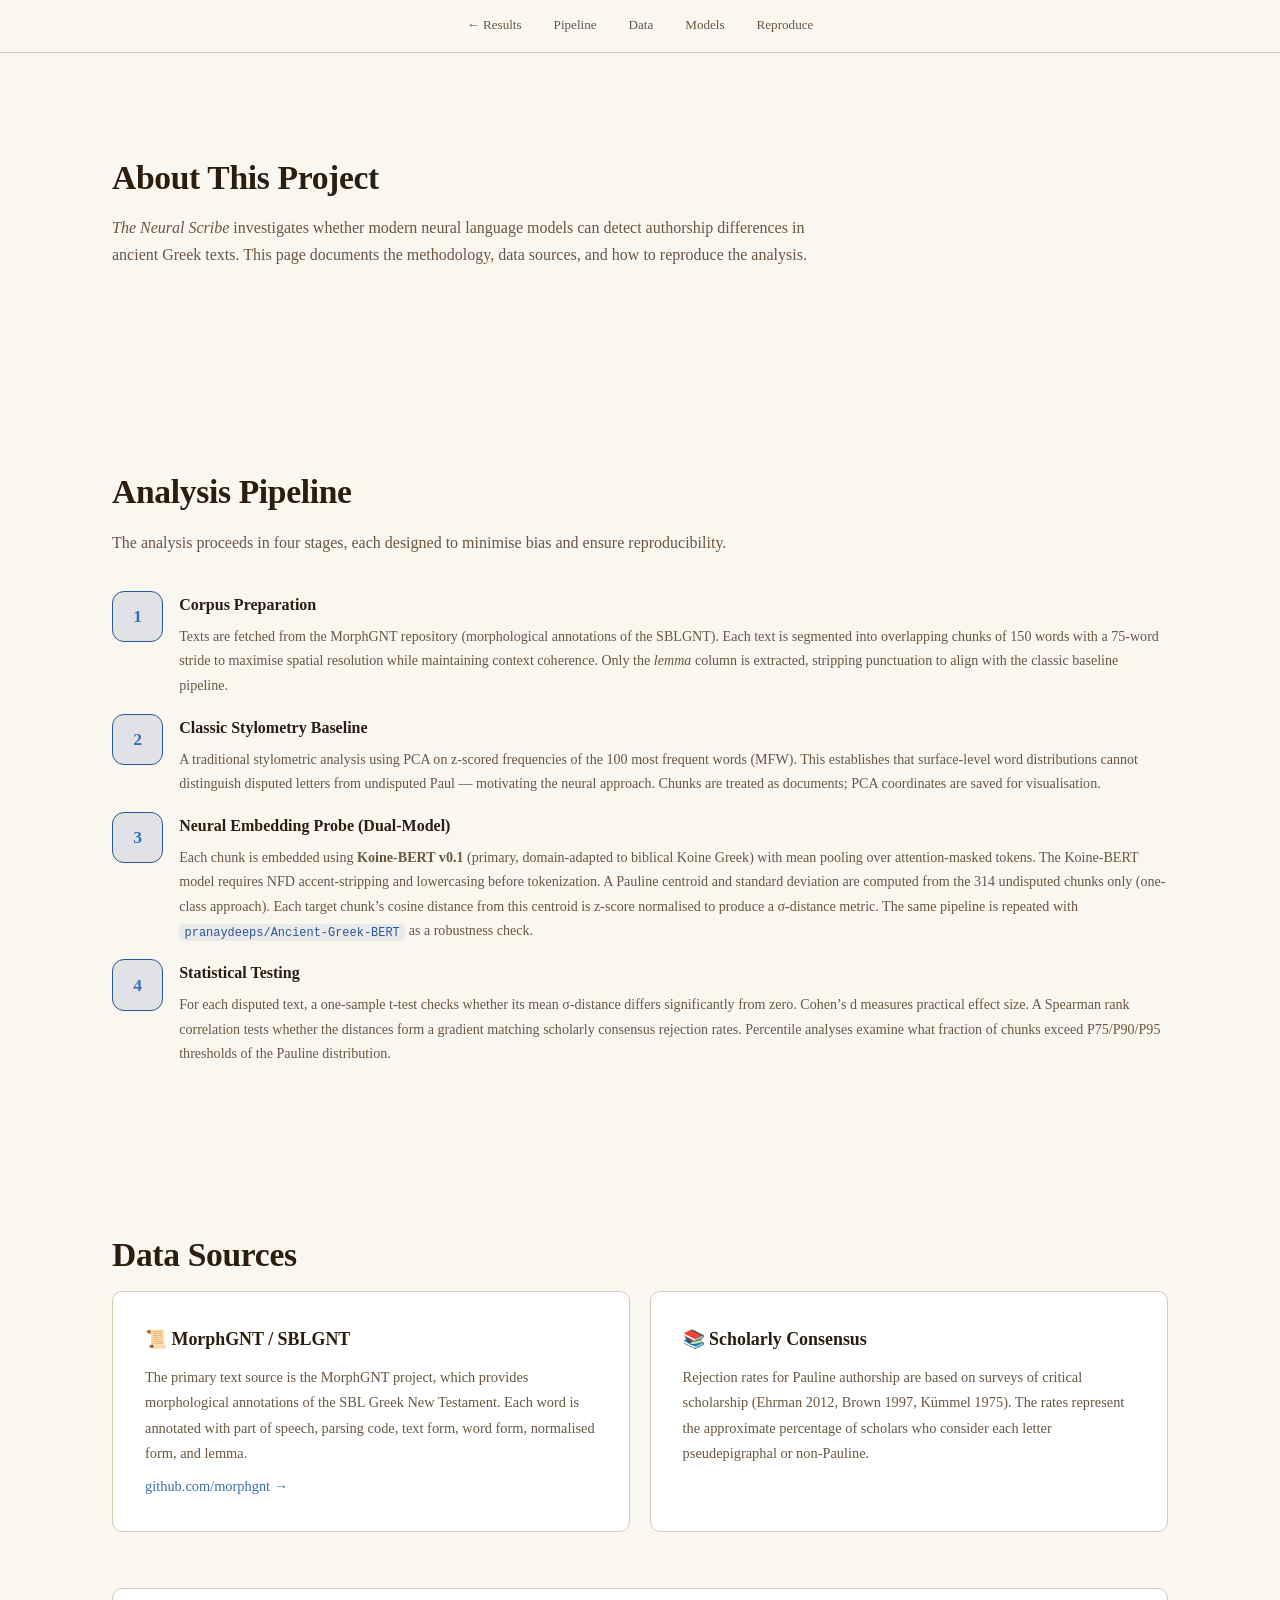
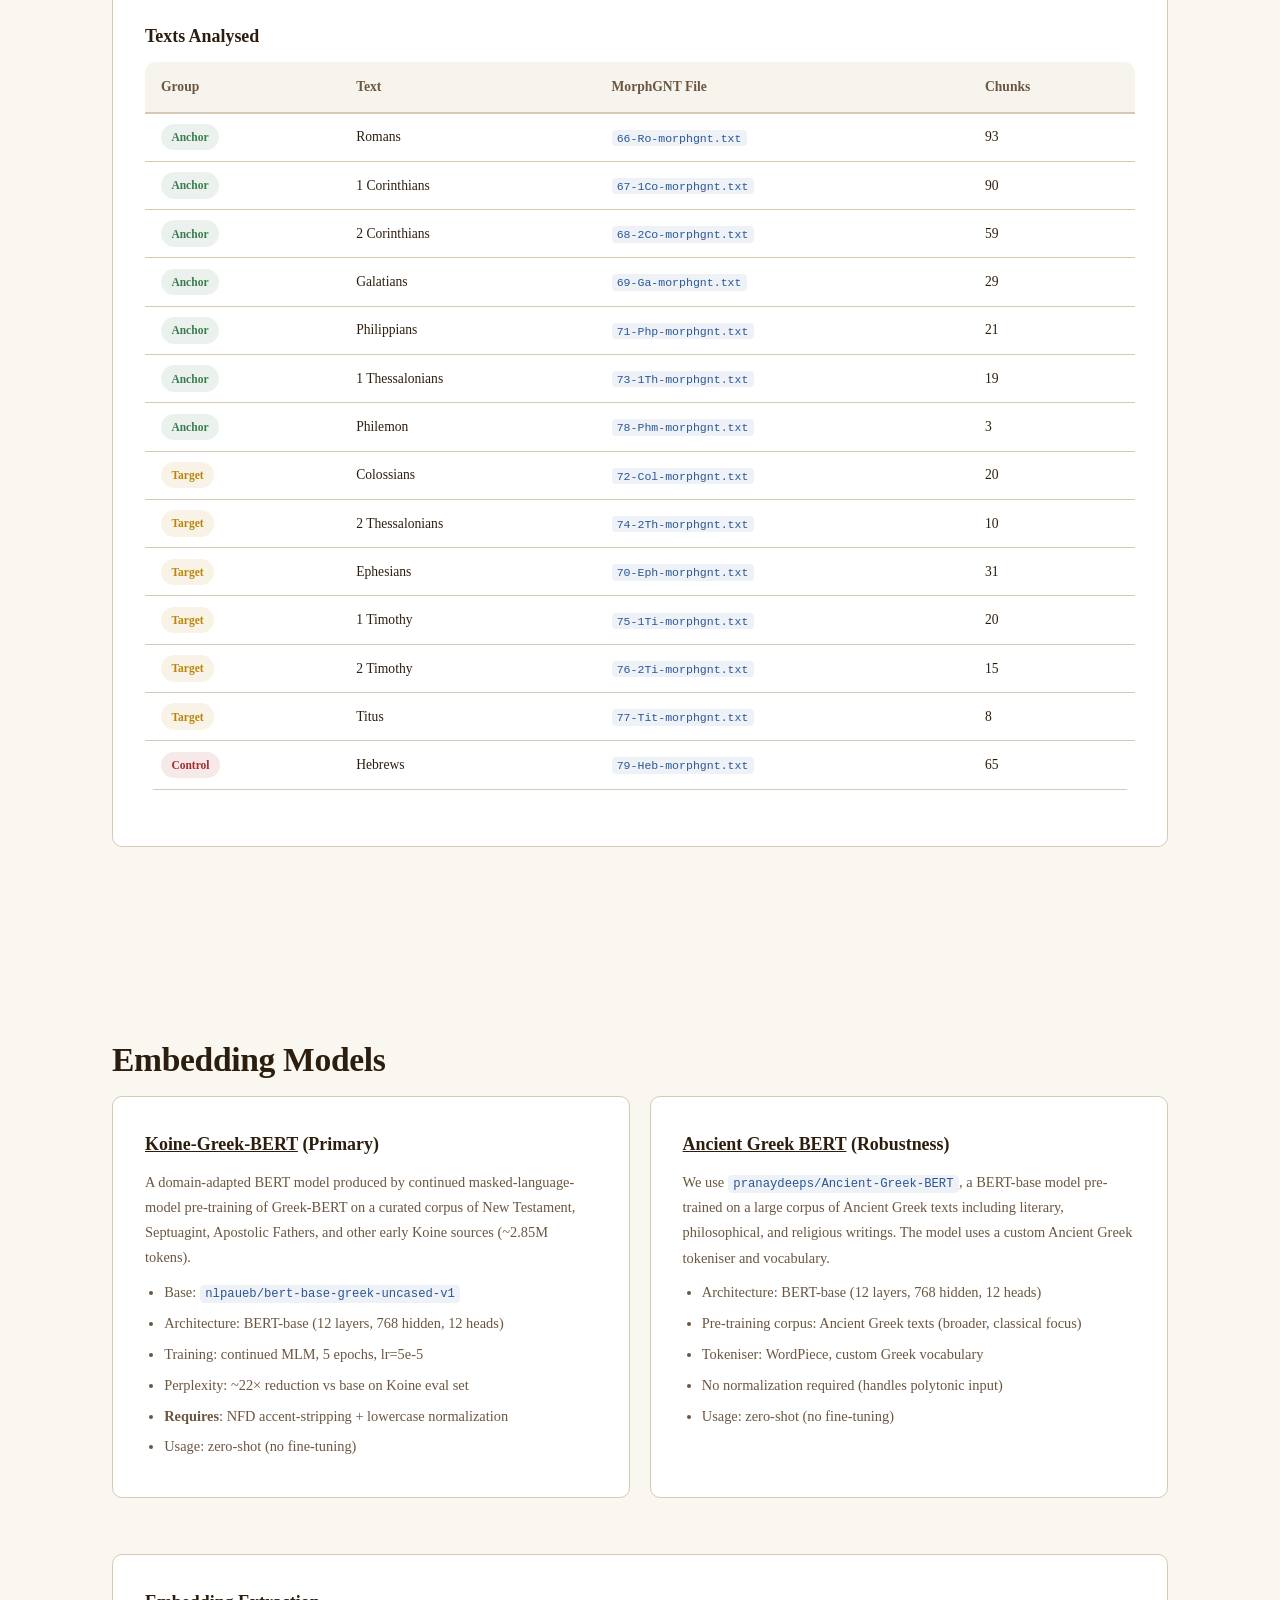
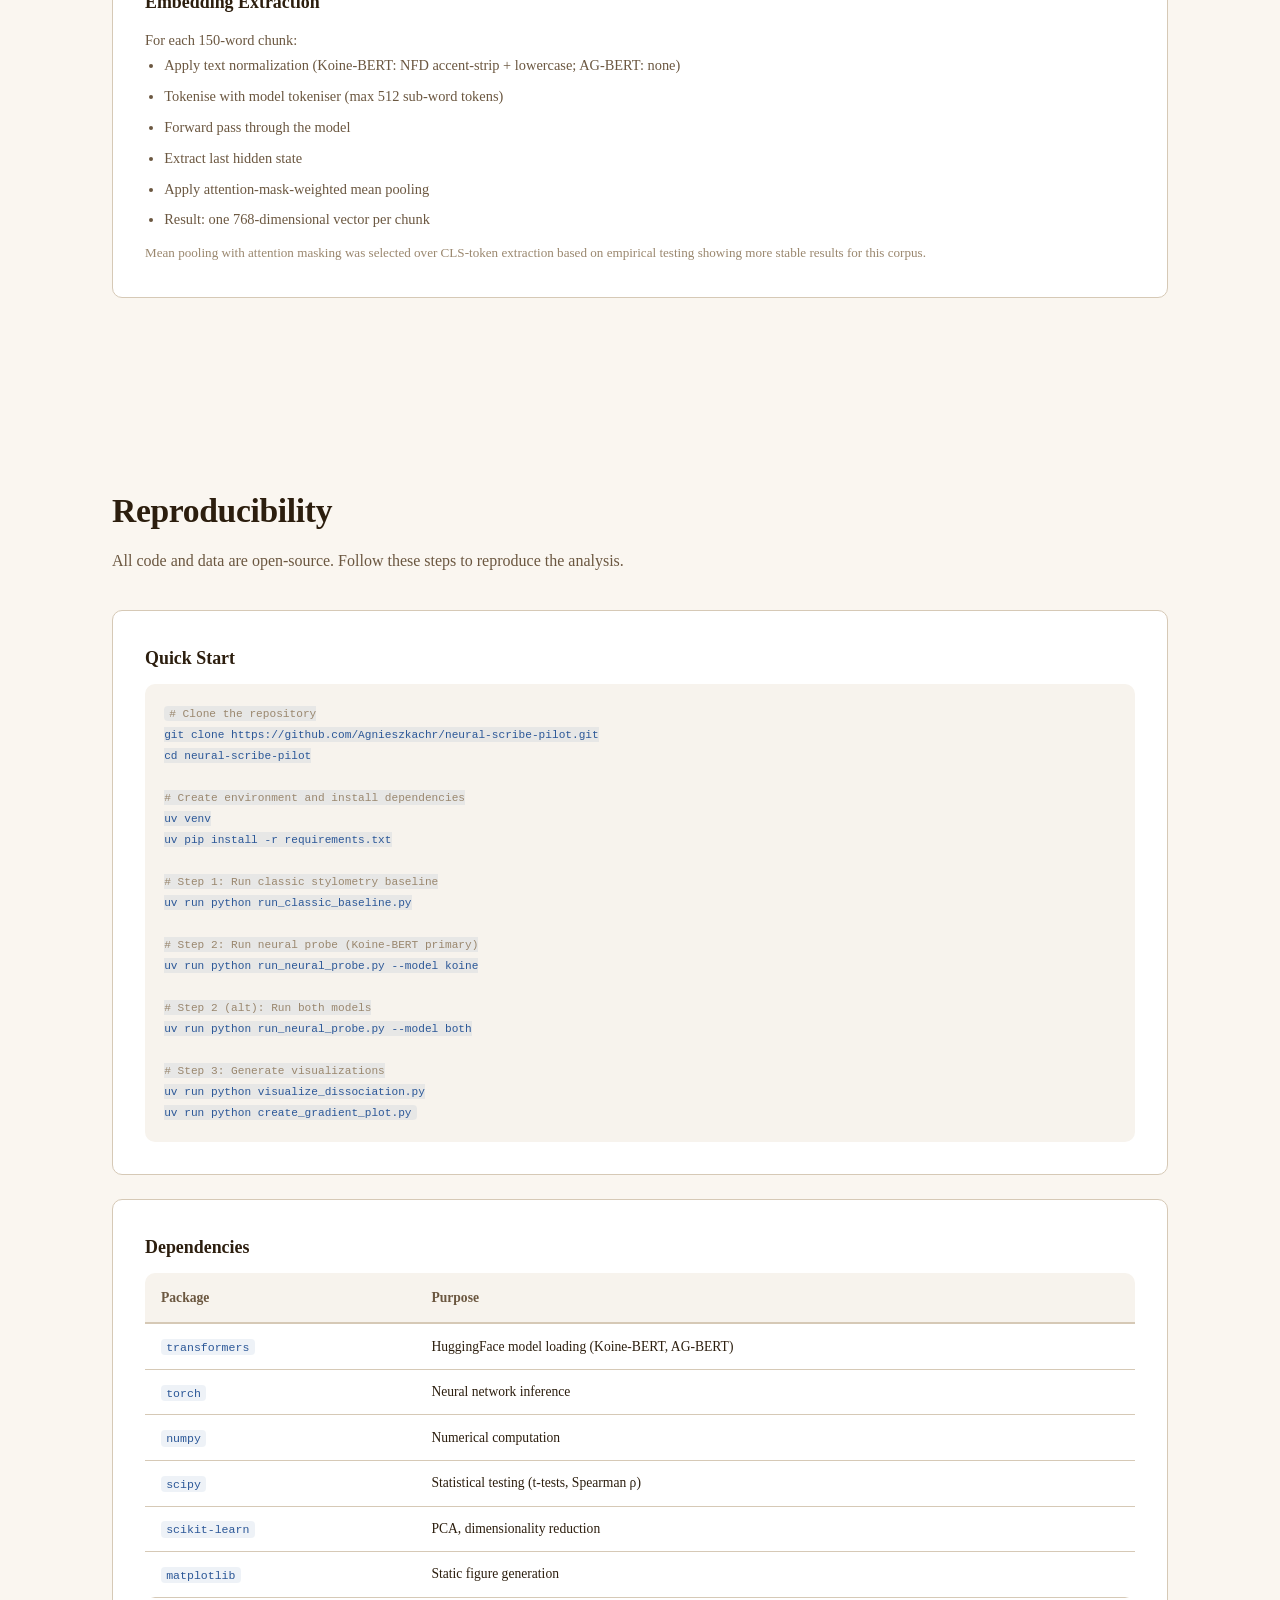
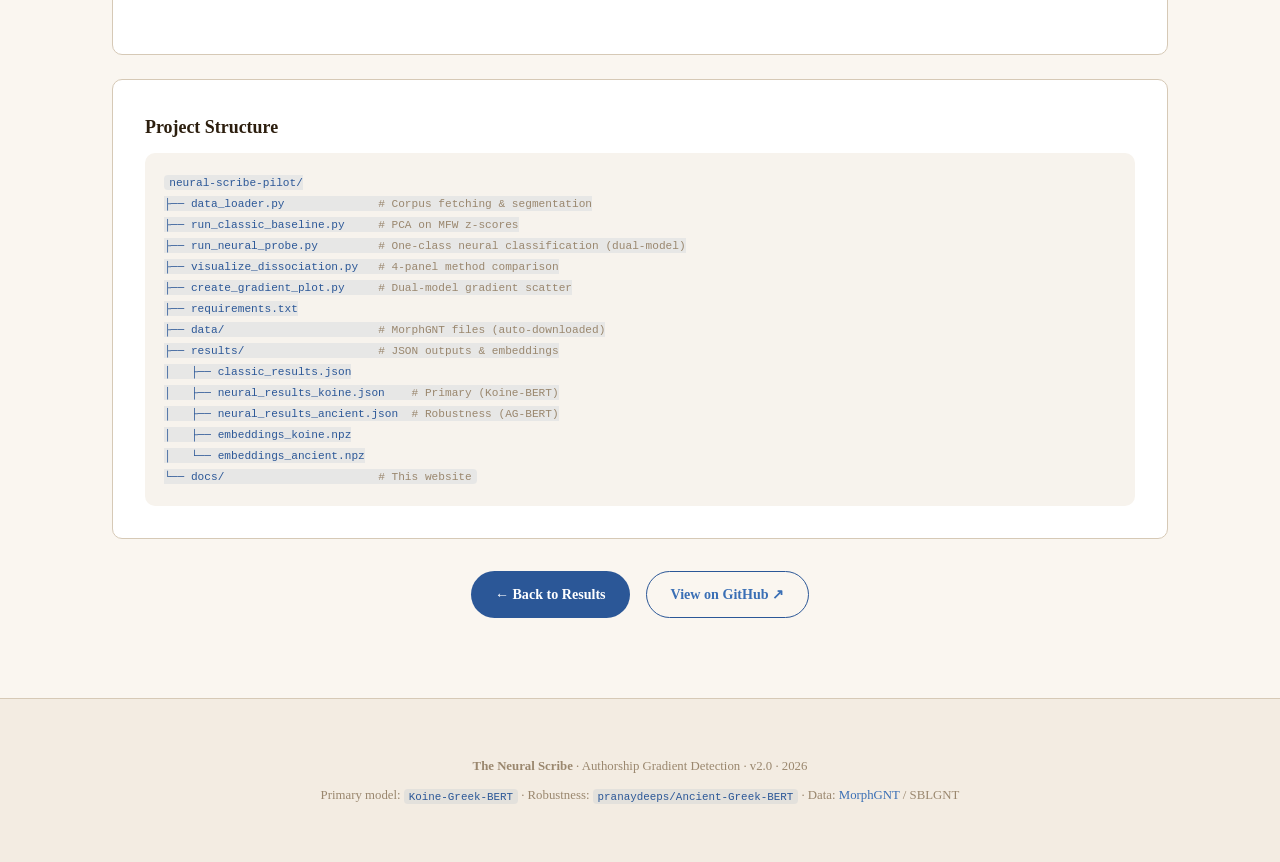
<file: docs/about.html>
<!DOCTYPE html>
<html lang="en">
<head>
  <meta charset="UTF-8">
  <meta name="viewport" content="width=device-width, initial-scale=1.0">
  <title>About — The Neural Scribe</title>
  <meta name="description" content="Methodology, technical details, and reproducibility guide for the Neural Scribe authorship analysis project.">
  <link rel="icon" type="image/svg+xml" href="favicon.svg">
  <link rel="stylesheet" href="style.css">
</head>
<body>

<!-- ══════════ NAV ══════════ -->
<nav class="nav-bar" id="nav">
  <a href="index.html">&larr; Results</a>
  <a href="#pipeline">Pipeline</a>
  <a href="#data">Data</a>
  <a href="#model">Models</a>
  <a href="#reproduce">Reproduce</a>
</nav>

<!-- ══════════ HEADER ══════════ -->
<section class="section fade-in" style="padding-top:6rem" id="about-top">
  <h2 class="section-title">About This Project</h2>
  <p class="section-lead">
    <em>The Neural Scribe</em> investigates whether modern neural language models can detect
    authorship differences in ancient Greek texts. This page documents the methodology,
    data sources, and how to reproduce the analysis.
  </p>
</section>

<!-- ══════════ PIPELINE ══════════ -->
<section class="section fade-in" id="pipeline">
  <h2 class="section-title">Analysis Pipeline</h2>
  <p class="section-lead">
    The analysis proceeds in four stages, each designed to minimise bias
    and ensure reproducibility.
  </p>

  <div class="pipeline-steps">
    <div class="pipeline-step">
      <div>
        <h3 style="font-size:1rem;font-weight:600;margin-bottom:.3rem">Corpus Preparation</h3>
        <p style="color:var(--text-muted);font-size:.88rem">
          Texts are fetched from the MorphGNT repository (morphological annotations of the SBLGNT).
          Each text is segmented into overlapping chunks of 150 words with a 75-word stride to
          maximise spatial resolution while maintaining context coherence. Only the <em>lemma</em>
          column is extracted, stripping punctuation to align with the classic baseline pipeline.
        </p>
      </div>
    </div>
    <div class="pipeline-step">
      <div>
        <h3 style="font-size:1rem;font-weight:600;margin-bottom:.3rem">Classic Stylometry Baseline</h3>
        <p style="color:var(--text-muted);font-size:.88rem">
          A traditional stylometric analysis using PCA on z-scored frequencies of the 100 most
          frequent words (MFW). This establishes that surface-level word distributions cannot
          distinguish disputed letters from undisputed Paul &mdash; motivating the neural approach.
          Chunks are treated as documents; PCA coordinates are saved for visualisation.
        </p>
      </div>
    </div>
    <div class="pipeline-step">
      <div>
        <h3 style="font-size:1rem;font-weight:600;margin-bottom:.3rem">Neural Embedding Probe (Dual-Model)</h3>
        <p style="color:var(--text-muted);font-size:.88rem">
          Each chunk is embedded using <strong>Koine-BERT v0.1</strong> (primary, domain-adapted to
          biblical Koine Greek) with mean pooling over attention-masked tokens. The Koine-BERT model
          requires NFD accent-stripping and lowercasing before tokenization. A Pauline centroid and
          standard deviation are computed from the 314 undisputed chunks only (one-class approach).
          Each target chunk&rsquo;s cosine distance from this centroid is z-score normalised to produce a
          &sigma;-distance metric. The same pipeline is repeated with <code>pranaydeeps/Ancient-Greek-BERT</code>
          as a robustness check.
        </p>
      </div>
    </div>
    <div class="pipeline-step">
      <div>
        <h3 style="font-size:1rem;font-weight:600;margin-bottom:.3rem">Statistical Testing</h3>
        <p style="color:var(--text-muted);font-size:.88rem">
          For each disputed text, a one-sample t-test checks whether its mean &sigma;-distance differs
          significantly from zero. Cohen&rsquo;s d measures practical effect size. A Spearman rank
          correlation tests whether the distances form a gradient matching scholarly consensus
          rejection rates. Percentile analyses examine what fraction of chunks exceed P75/P90/P95
          thresholds of the Pauline distribution.
        </p>
      </div>
    </div>
  </div>
</section>

<!-- ══════════ DATA SOURCES ══════════ -->
<section class="section fade-in" id="data">
  <h2 class="section-title">Data Sources</h2>

  <div class="grid-2">
    <div class="card">
      <h3>&#128220; MorphGNT / SBLGNT</h3>
      <p>The primary text source is the MorphGNT project, which provides morphological annotations
      of the SBL Greek New Testament. Each word is annotated with part of speech, parsing code,
      text form, word form, normalised form, and lemma.</p>
      <p style="margin-top:.5rem"><a href="https://github.com/morphgnt" target="_blank" rel="noopener">github.com/morphgnt &rarr;</a></p>
    </div>
    <div class="card">
      <h3>&#128218; Scholarly Consensus</h3>
      <p>Rejection rates for Pauline authorship are based on surveys of critical scholarship
      (Ehrman 2012, Brown 1997, K&uuml;mmel 1975). The rates represent the approximate percentage
      of scholars who consider each letter pseudepigraphal or non-Pauline.</p>
    </div>
  </div>

  <div class="card">
    <h3>Texts Analysed</h3>
    <div class="table-wrap">
      <table>
        <thead>
          <tr><th>Group</th><th>Text</th><th>MorphGNT File</th><th>Chunks</th></tr>
        </thead>
        <tbody>
          <tr><td><span class="pill pill-green">Anchor</span></td><td>Romans</td><td><code>66-Ro-morphgnt.txt</code></td><td>93</td></tr>
          <tr><td><span class="pill pill-green">Anchor</span></td><td>1 Corinthians</td><td><code>67-1Co-morphgnt.txt</code></td><td>90</td></tr>
          <tr><td><span class="pill pill-green">Anchor</span></td><td>2 Corinthians</td><td><code>68-2Co-morphgnt.txt</code></td><td>59</td></tr>
          <tr><td><span class="pill pill-green">Anchor</span></td><td>Galatians</td><td><code>69-Ga-morphgnt.txt</code></td><td>29</td></tr>
          <tr><td><span class="pill pill-green">Anchor</span></td><td>Philippians</td><td><code>71-Php-morphgnt.txt</code></td><td>21</td></tr>
          <tr><td><span class="pill pill-green">Anchor</span></td><td>1 Thessalonians</td><td><code>73-1Th-morphgnt.txt</code></td><td>19</td></tr>
          <tr><td><span class="pill pill-green">Anchor</span></td><td>Philemon</td><td><code>78-Phm-morphgnt.txt</code></td><td>3</td></tr>
          <tr><td><span class="pill pill-amber">Target</span></td><td>Colossians</td><td><code>72-Col-morphgnt.txt</code></td><td>20</td></tr>
          <tr><td><span class="pill pill-amber">Target</span></td><td>2 Thessalonians</td><td><code>74-2Th-morphgnt.txt</code></td><td>10</td></tr>
          <tr><td><span class="pill pill-amber">Target</span></td><td>Ephesians</td><td><code>70-Eph-morphgnt.txt</code></td><td>31</td></tr>
          <tr><td><span class="pill pill-amber">Target</span></td><td>1 Timothy</td><td><code>75-1Ti-morphgnt.txt</code></td><td>20</td></tr>
          <tr><td><span class="pill pill-amber">Target</span></td><td>2 Timothy</td><td><code>76-2Ti-morphgnt.txt</code></td><td>15</td></tr>
          <tr><td><span class="pill pill-amber">Target</span></td><td>Titus</td><td><code>77-Tit-morphgnt.txt</code></td><td>8</td></tr>
          <tr><td><span class="pill pill-rose">Control</span></td><td>Hebrews</td><td><code>79-Heb-morphgnt.txt</code></td><td>65</td></tr>
        </tbody>
      </table>
    </div>
  </div>
</section>

<!-- ══════════ MODEL ══════════ -->
<section class="section fade-in" id="model">
  <h2 class="section-title">Embedding Models</h2>

  <div class="grid-2">
    <div class="card">
      <h3><a href="https://huggingface.co/ABeZet/Koine-Greek-BERT" target="_blank" rel="noopener" style="color: inherit; text-decoration: underline;">Koine-Greek-BERT</a> (Primary)</h3>
      <p>A domain-adapted BERT model produced by continued masked-language-model pre-training
      of Greek-BERT on a curated corpus of New Testament, Septuagint, Apostolic Fathers, and
      other early Koine sources (~2.85M tokens).</p>
      <ul style="margin-top:.6rem">
        <li>Base: <code>nlpaueb/bert-base-greek-uncased-v1</code></li>
        <li>Architecture: BERT-base (12 layers, 768 hidden, 12 heads)</li>
        <li>Training: continued MLM, 5 epochs, lr=5e-5</li>
        <li>Perplexity: ~22&times; reduction vs base on Koine eval set</li>
        <li><strong>Requires</strong>: NFD accent-stripping + lowercase normalization</li>
        <li>Usage: zero-shot (no fine-tuning)</li>
      </ul>
    </div>
    <div class="card">
      <h3><a href="https://huggingface.co/pranaydeeps/Ancient-Greek-BERT" target="_blank" rel="noopener" style="color: inherit; text-decoration: underline;">Ancient Greek BERT</a> (Robustness)</h3>
      <p>We use <code>pranaydeeps/Ancient-Greek-BERT</code>, a BERT-base model pre-trained on
      a large corpus of Ancient Greek texts including literary, philosophical, and religious
      writings. The model uses a custom Ancient Greek tokeniser and vocabulary.</p>
      <ul style="margin-top:.6rem">
        <li>Architecture: BERT-base (12 layers, 768 hidden, 12 heads)</li>
        <li>Pre-training corpus: Ancient Greek texts (broader, classical focus)</li>
        <li>Tokeniser: WordPiece, custom Greek vocabulary</li>
        <li>No normalization required (handles polytonic input)</li>
        <li>Usage: zero-shot (no fine-tuning)</li>
      </ul>
    </div>
  </div>

  <div class="card">
    <h3>Embedding Extraction</h3>
    <p>For each 150-word chunk:</p>
    <ul>
      <li>Apply text normalization (Koine-BERT: NFD accent-strip + lowercase; AG-BERT: none)</li>
      <li>Tokenise with model tokeniser (max 512 sub-word tokens)</li>
      <li>Forward pass through the model</li>
      <li>Extract last hidden state</li>
      <li>Apply attention-mask-weighted mean pooling</li>
      <li>Result: one 768-dimensional vector per chunk</li>
    </ul>
    <p style="margin-top:.6rem;font-size:.82rem;color:var(--text-dim)">
      Mean pooling with attention masking was selected over CLS-token extraction
      based on empirical testing showing more stable results for this corpus.
    </p>
  </div>
</section>

<!-- ══════════ REPRODUCE ══════════ -->
<section class="section fade-in" id="reproduce">
  <h2 class="section-title">Reproducibility</h2>
  <p class="section-lead">
    All code and data are open-source. Follow these steps to reproduce the analysis.
  </p>

  <div class="card">
    <h3>Quick Start</h3>
    <pre style="background:var(--bg-card-alt);padding:1.2rem;border-radius:10px;overflow-x:auto;font-size:.82rem;line-height:1.6;color:var(--text-muted)"><code><span style="color:var(--text-dim)"># Clone the repository</span>
git clone https://github.com/Agnieszkachr/neural-scribe-pilot.git
cd neural-scribe-pilot

<span style="color:var(--text-dim)"># Create environment and install dependencies</span>
uv venv
uv pip install -r requirements.txt

<span style="color:var(--text-dim)"># Step 1: Run classic stylometry baseline</span>
uv run python run_classic_baseline.py

<span style="color:var(--text-dim)"># Step 2: Run neural probe (Koine-BERT primary)</span>
uv run python run_neural_probe.py --model koine

<span style="color:var(--text-dim)"># Step 2 (alt): Run both models</span>
uv run python run_neural_probe.py --model both

<span style="color:var(--text-dim)"># Step 3: Generate visualizations</span>
uv run python visualize_dissociation.py
uv run python create_gradient_plot.py</code></pre>
  </div>

  <div class="card">
    <h3>Dependencies</h3>
    <div class="table-wrap">
      <table>
        <thead>
          <tr><th>Package</th><th>Purpose</th></tr>
        </thead>
        <tbody>
          <tr><td><code>transformers</code></td><td>HuggingFace model loading (Koine-BERT, AG-BERT)</td></tr>
          <tr><td><code>torch</code></td><td>Neural network inference</td></tr>
          <tr><td><code>numpy</code></td><td>Numerical computation</td></tr>
          <tr><td><code>scipy</code></td><td>Statistical testing (t-tests, Spearman &rho;)</td></tr>
          <tr><td><code>scikit-learn</code></td><td>PCA, dimensionality reduction</td></tr>
          <tr><td><code>matplotlib</code></td><td>Static figure generation</td></tr>
        </tbody>
      </table>
    </div>
  </div>

  <div class="card">
    <h3>Project Structure</h3>
    <pre style="background:var(--bg-card-alt);padding:1.2rem;border-radius:10px;overflow-x:auto;font-size:.82rem;line-height:1.6;color:var(--text-muted)"><code>neural-scribe-pilot/
├── data_loader.py              <span style="color:var(--text-dim)"># Corpus fetching &amp; segmentation</span>
├── run_classic_baseline.py     <span style="color:var(--text-dim)"># PCA on MFW z-scores</span>
├── run_neural_probe.py         <span style="color:var(--text-dim)"># One-class neural classification (dual-model)</span>
├── visualize_dissociation.py   <span style="color:var(--text-dim)"># 4-panel method comparison</span>
├── create_gradient_plot.py     <span style="color:var(--text-dim)"># Dual-model gradient scatter</span>
├── requirements.txt
├── data/                       <span style="color:var(--text-dim)"># MorphGNT files (auto-downloaded)</span>
├── results/                    <span style="color:var(--text-dim)"># JSON outputs &amp; embeddings</span>
│   ├── classic_results.json
│   ├── neural_results_koine.json    <span style="color:var(--text-dim)"># Primary (Koine-BERT)</span>
│   ├── neural_results_ancient.json  <span style="color:var(--text-dim)"># Robustness (AG-BERT)</span>
│   ├── embeddings_koine.npz
│   └── embeddings_ancient.npz
└── docs/                       <span style="color:var(--text-dim)"># This website</span></code></pre>
  </div>

  <div class="cta-row">
    <a href="index.html" class="cta-btn">&larr; Back to Results</a>
    <a href="https://github.com/Agnieszkachr/neural-scribe-pilot" class="cta-btn cta-btn-outline">View on GitHub &nearr;</a>
  </div>
</section>

<!-- ══════════ FOOTER ══════════ -->
<footer class="footer">
  <p><strong>The Neural Scribe</strong> &middot; Authorship Gradient Detection &middot; v2.0 &middot; 2026</p>
  <p style="margin-top:.4rem">
    Primary model: <a href="https://huggingface.co/ABeZet/Koine-Greek-BERT" target="_blank" rel="noopener"><code>Koine-Greek-BERT</code></a> &middot;
    Robustness: <a href="https://huggingface.co/pranaydeeps/Ancient-Greek-BERT" target="_blank" rel="noopener"><code>pranaydeeps/Ancient-Greek-BERT</code></a> &middot;
    Data: <a href="https://github.com/morphgnt" target="_blank" rel="noopener">MorphGNT</a> / SBLGNT
  </p>
</footer>

<!-- ══════════ FADE-IN OBSERVER ══════════ -->
<script>
  const observer = new IntersectionObserver((entries) => {
    entries.forEach(e => {
      if (e.isIntersecting) { e.target.classList.add('visible'); observer.unobserve(e.target); }
    });
  }, { threshold: 0.12, rootMargin: '0px 0px -40px 0px' });
  document.querySelectorAll('.fade-in').forEach(el => observer.observe(el));
</script>

</body>
</html>
</file>
<file: docs/style.css>
/* ===== The Neural Scribe — GitHub Pages Design System ===== */
/* Using Times New Roman — no external font import needed */

/* ---------- Design Tokens · Brown-Blue-White Classic ---------- */
:root {
  --bg-deep:      #faf6f0;
  --bg-surface:   #f3ece2;
  --bg-card:      #ffffff;
  --bg-card-alt:  #f7f3ed;
  --bg-card-hover:#f0ebe3;
  --border:       #d6c9b6;
  --border-glow:  rgba(101,67,33,.20);

  --text:         #2c1e0e;
  --text-muted:   #6b5740;
  --text-dim:     #9a876e;

  --accent:       #2b5797;
  --accent-light: #3a6fb5;
  --accent-ultra: #5a8ec9;
  --accent-glow:  rgba(43,87,151,.12);

  --brown:        #7a4e2d;
  --brown-light:  #a0714d;
  --brown-dark:   #5c3a1e;

  --green:        #3a7d4e;
  --green-bg:     rgba(58,125,78,.10);
  --amber:        #b8860b;
  --amber-bg:     rgba(184,134,11,.10);
  --rose:         #a62c2c;
  --rose-bg:      rgba(166,44,44,.10);
  --cyan:         #2b5797;
  --cyan-bg:      rgba(43,87,151,.10);

  --radius:       10px;
  --radius-sm:    6px;
  --shadow-card:  0 2px 16px rgba(44,30,14,.08);
  --shadow-glow:  0 0 24px var(--accent-glow);
  --transition:   .3s cubic-bezier(.25,.8,.25,1);
}

/* ---------- Reset ---------- */
*, *::before, *::after { box-sizing: border-box; margin: 0; padding: 0; }
html { scroll-behavior: smooth; }

body {
  font-family: 'Times New Roman', Times, Georgia, serif;
  background: var(--bg-deep);
  color: var(--text);
  line-height: 1.75;
  overflow-x: hidden;
  -webkit-font-smoothing: antialiased;
}

a { color: var(--accent-light); text-decoration: none; transition: color var(--transition); }
a:hover { color: var(--accent-ultra); }

code {
  font-family: 'JetBrains Mono', 'Fira Code', monospace;
  background: rgba(43,87,151,.08);
  padding: .15em .45em;
  border-radius: 4px;
  font-size: .85em;
  color: var(--accent);
}

/* ---------- Hero ---------- */
.hero {
  min-height: 92vh;
  display: flex; flex-direction: column;
  align-items: center; justify-content: center;
  text-align: center;
  padding: 4rem 2rem 3rem;
  position: relative;
  overflow: hidden;
}
.hero::before {
  content: '';
  position: absolute; inset: 0;
  background:
    radial-gradient(ellipse 80% 60% at 50% 15%, rgba(43,87,151,.08) 0%, transparent 60%),
    radial-gradient(ellipse 60% 50% at 30% 80%, rgba(122,78,45,.06) 0%, transparent 50%),
    radial-gradient(ellipse 50% 40% at 75% 70%, rgba(184,134,11,.04) 0%, transparent 45%);
  pointer-events: none;
  animation: heroShift 12s ease-in-out infinite alternate;
}
@keyframes heroShift {
  0% { opacity: .7; transform: scale(1) translateY(0); }
  100% { opacity: 1; transform: scale(1.04) translateY(-8px); }
}
.hero h1 {
  font-family: 'Times New Roman', Times, Georgia, serif;
  font-size: clamp(2.6rem, 6vw, 4.4rem);
  font-weight: 700;
  background: linear-gradient(135deg, var(--brown), var(--accent), var(--brown-dark));
  -webkit-background-clip: text; -webkit-text-fill-color: transparent;
  background-clip: text;
  margin-bottom: .35rem;
  position: relative;
  letter-spacing: -.02em;
}
.hero .tagline {
  font-size: 1.1rem; font-weight: 300;
  color: var(--text-muted);
  max-width: 620px; margin: .5rem auto 2.2rem;
  line-height: 1.65;
}
.badge-row { display: flex; gap: .7rem; flex-wrap: wrap; justify-content: center; position: relative; }
.badge {
  display: inline-flex; align-items: center; gap: .4rem;
  background: var(--bg-card);
  border: 1px solid var(--border);
  padding: .4rem .9rem;
  border-radius: 999px;
  font-size: .8rem; font-weight: 500;
  color: var(--text-muted);
  transition: border-color var(--transition), box-shadow var(--transition);
  backdrop-filter: blur(8px);
}
.badge:hover { border-color: var(--accent); box-shadow: 0 0 16px var(--accent-glow); }
.badge .dot { width: 8px; height: 8px; border-radius: 50%; flex-shrink: 0; }

.scroll-cue {
  margin-top: 3rem; color: var(--text-dim); font-size: 1.6rem;
  animation: bounce 2.5s ease-in-out infinite;
  position: relative;
}
@keyframes bounce {
  0%,100% { transform: translateY(0); opacity: .5; }
  50%     { transform: translateY(10px); opacity: 1; }
}

/* ---------- Navigation ---------- */
.nav-bar {
  position: sticky; top: 0; z-index: 200;
  background: rgba(250,246,240,.92);
  backdrop-filter: blur(16px) saturate(1.4);
  border-bottom: 1px solid var(--border);
  padding: .55rem 2rem;
  display: flex; gap: .6rem; justify-content: center; flex-wrap: wrap;
}
.nav-bar a {
  color: var(--text-muted); font-size: .82rem; font-weight: 500;
  padding: .35rem .7rem; border-radius: 8px;
  transition: color var(--transition), background var(--transition);
}
.nav-bar a:hover, .nav-bar a.active {
  color: var(--accent-light);
  background: var(--accent-glow);
}

/* ---------- Sections ---------- */
.section {
  max-width: 1120px; margin: 0 auto;
  padding: 5rem 2rem;
}
.section-title {
  font-family: 'Times New Roman', Times, Georgia, serif;
  font-size: clamp(1.6rem, 3vw, 2.1rem);
  font-weight: 700;
  margin-bottom: .4rem;
  letter-spacing: -.01em;
}
.section-lead {
  color: var(--text-muted); font-size: 1rem;
  margin-bottom: 2.2rem; max-width: 720px;
  line-height: 1.7;
}

/* ---------- Cards ---------- */
.card {
  background: var(--bg-card);
  border: 1px solid var(--border);
  border-radius: var(--radius);
  padding: 2rem;
  margin-bottom: 1.5rem;
  transition: border-color var(--transition), box-shadow var(--transition), transform var(--transition);
}
.card:hover {
  border-color: var(--accent);
  box-shadow: var(--shadow-glow);
  transform: translateY(-2px);
}
.card h3 {
  font-size: 1.12rem; font-weight: 600; margin-bottom: .6rem;
  color: var(--text);
}
.card p, .card li { color: var(--text-muted); font-size: .9rem; }
.card ul { padding-left: 1.2rem; }
.card li { margin-bottom: .35rem; }
.card em { color: var(--accent-light); font-style: italic; }

/* ---------- Glass Card Variant ---------- */
.card-glass {
  background: rgba(255,255,255,.7);
  backdrop-filter: blur(12px);
  border: 1px solid rgba(43,87,151,.12);
}

/* ---------- Stats Grid ---------- */
.stats-grid {
  display: grid;
  grid-template-columns: repeat(auto-fit, minmax(200px, 1fr));
  gap: 1rem; margin-bottom: 2.2rem;
}
.stat-card {
  background: var(--bg-card);
  border: 1px solid var(--border);
  border-radius: var(--radius);
  padding: 1.5rem; text-align: center;
  transition: transform var(--transition), border-color var(--transition), box-shadow var(--transition);
}
.stat-card:hover {
  transform: translateY(-5px);
  border-color: var(--accent);
  box-shadow: var(--shadow-glow);
}
.stat-val {
  font-size: 2.2rem; font-weight: 700;
  background: linear-gradient(135deg, var(--brown), var(--accent));
  -webkit-background-clip: text; -webkit-text-fill-color: transparent;
  background-clip: text;
  line-height: 1.2;
}
.stat-label { font-size: .8rem; color: var(--text-muted); margin-top: .25rem; }

/* ---------- Method / Findings Grid ---------- */
.grid-2 {
  display: grid;
  grid-template-columns: repeat(auto-fit, minmax(300px, 1fr));
  gap: 1.2rem; margin-bottom: 2rem;
}

/* ---------- Chart Wrapper ---------- */
.chart-wrap {
  background: var(--bg-card);
  border: 1px solid var(--border);
  border-radius: var(--radius);
  padding: 1.5rem 1.5rem 1rem;
  margin-bottom: 1.5rem;
  position: relative;
  transition: border-color var(--transition), box-shadow var(--transition);
}
.chart-wrap:hover {
  border-color: rgba(43,87,151,.2);
  box-shadow: 0 0 24px rgba(43,87,151,.06);
}
.chart-wrap canvas { width: 100% !important; }
.chart-label {
  font-size: .72rem; color: var(--text-dim); text-align: right;
  margin-top: .4rem;
}

/* ---------- Tables ---------- */
.table-wrap { overflow-x: auto; margin-bottom: 1.5rem; border-radius: var(--radius); }
table {
  width: 100%; border-collapse: collapse;
  font-size: .85rem;
}
thead th {
  text-align: left; padding: .8rem 1rem;
  background: var(--bg-card-alt);
  color: var(--text-muted); font-weight: 600;
  border-bottom: 2px solid var(--border);
  position: sticky; top: 0;
  white-space: nowrap;
}
td {
  padding: .65rem 1rem;
  border-bottom: 1px solid var(--border);
}
tr { transition: background var(--transition); }
tr:hover td { background: var(--bg-card-hover); }

/* verdict badges */
.sig   { color: var(--green); font-weight: 600; }
.not-sig { color: var(--text-dim); }
.marginal { color: var(--amber); font-weight: 500; }

/* ---------- Pill Tags ---------- */
.pill {
  display: inline-block;
  padding: .2rem .65rem; border-radius: 999px;
  font-size: .72rem; font-weight: 600;
  white-space: nowrap;
}
.pill-green { background: var(--green-bg); color: var(--green); }
.pill-amber { background: var(--amber-bg); color: var(--amber); }
.pill-rose  { background: var(--rose-bg);  color: var(--rose); }
.pill-cyan  { background: var(--cyan-bg);  color: var(--cyan); }

/* ---------- Divider ---------- */
.divider {
  border: none; border-top: 1px solid var(--border);
  margin: 3rem 0;
}

/* ---------- Footer ---------- */
.footer {
  text-align: center; padding: 3.5rem 2rem;
  color: var(--text-dim); font-size: .8rem;
  border-top: 1px solid var(--border);
  background: var(--bg-surface);
}
.footer a { color: var(--accent-light); }

/* ---------- Scroll-triggered Fade-in ---------- */
.fade-in {
  opacity: 0; transform: translateY(28px);
  transition: opacity .8s ease, transform .8s ease;
}
.fade-in.visible {
  opacity: 1; transform: translateY(0);
}

/* ---------- Page Link / CTA ---------- */
.cta-row { display: flex; gap: 1rem; justify-content: center; margin-top: 2rem; flex-wrap: wrap; }
.cta-btn {
  display: inline-flex; align-items: center; gap: .4rem;
  padding: .65rem 1.5rem;
  border-radius: 999px;
  font-size: .88rem; font-weight: 600;
  background: var(--accent);
  color: #fff;
  transition: background var(--transition), box-shadow var(--transition), transform var(--transition);
}
.cta-btn:hover {
  background: var(--accent-light);
  box-shadow: 0 0 24px var(--accent-glow);
  transform: translateY(-2px);
  color: #fff;
}
.cta-btn-outline {
  background: transparent;
  border: 1px solid var(--accent);
  color: var(--accent-light);
}
.cta-btn-outline:hover {
  background: var(--accent-glow);
  color: #fff;
}

/* ---------- About Page Specific ---------- */
.pipeline-steps {
  display: grid; gap: 1rem;
  counter-reset: step;
}
.pipeline-step {
  display: grid; grid-template-columns: 3.2rem 1fr;
  gap: 1rem; align-items: start;
}
.pipeline-step::before {
  counter-increment: step;
  content: counter(step);
  width: 3.2rem; height: 3.2rem;
  display: flex; align-items: center; justify-content: center;
  background: var(--accent-glow);
  border: 1px solid var(--accent);
  border-radius: 12px;
  font-size: 1.1rem; font-weight: 700;
  color: var(--accent-light);
}

/* ---------- Responsive ---------- */
@media (max-width: 768px) {
  .section { padding: 3rem 1.2rem; }
  .hero { min-height: 70vh; padding: 3rem 1.2rem 2rem; }
  .stats-grid { grid-template-columns: 1fr 1fr; }
  .grid-2 { grid-template-columns: 1fr; }
  .nav-bar { padding: .5rem 1rem; gap: .3rem; }
  .nav-bar a { font-size: .75rem; padding: .3rem .5rem; }
}
@media (max-width: 480px) {
  .stats-grid { grid-template-columns: 1fr; }
  .badge-row { flex-direction: column; align-items: center; }
}
</file>
